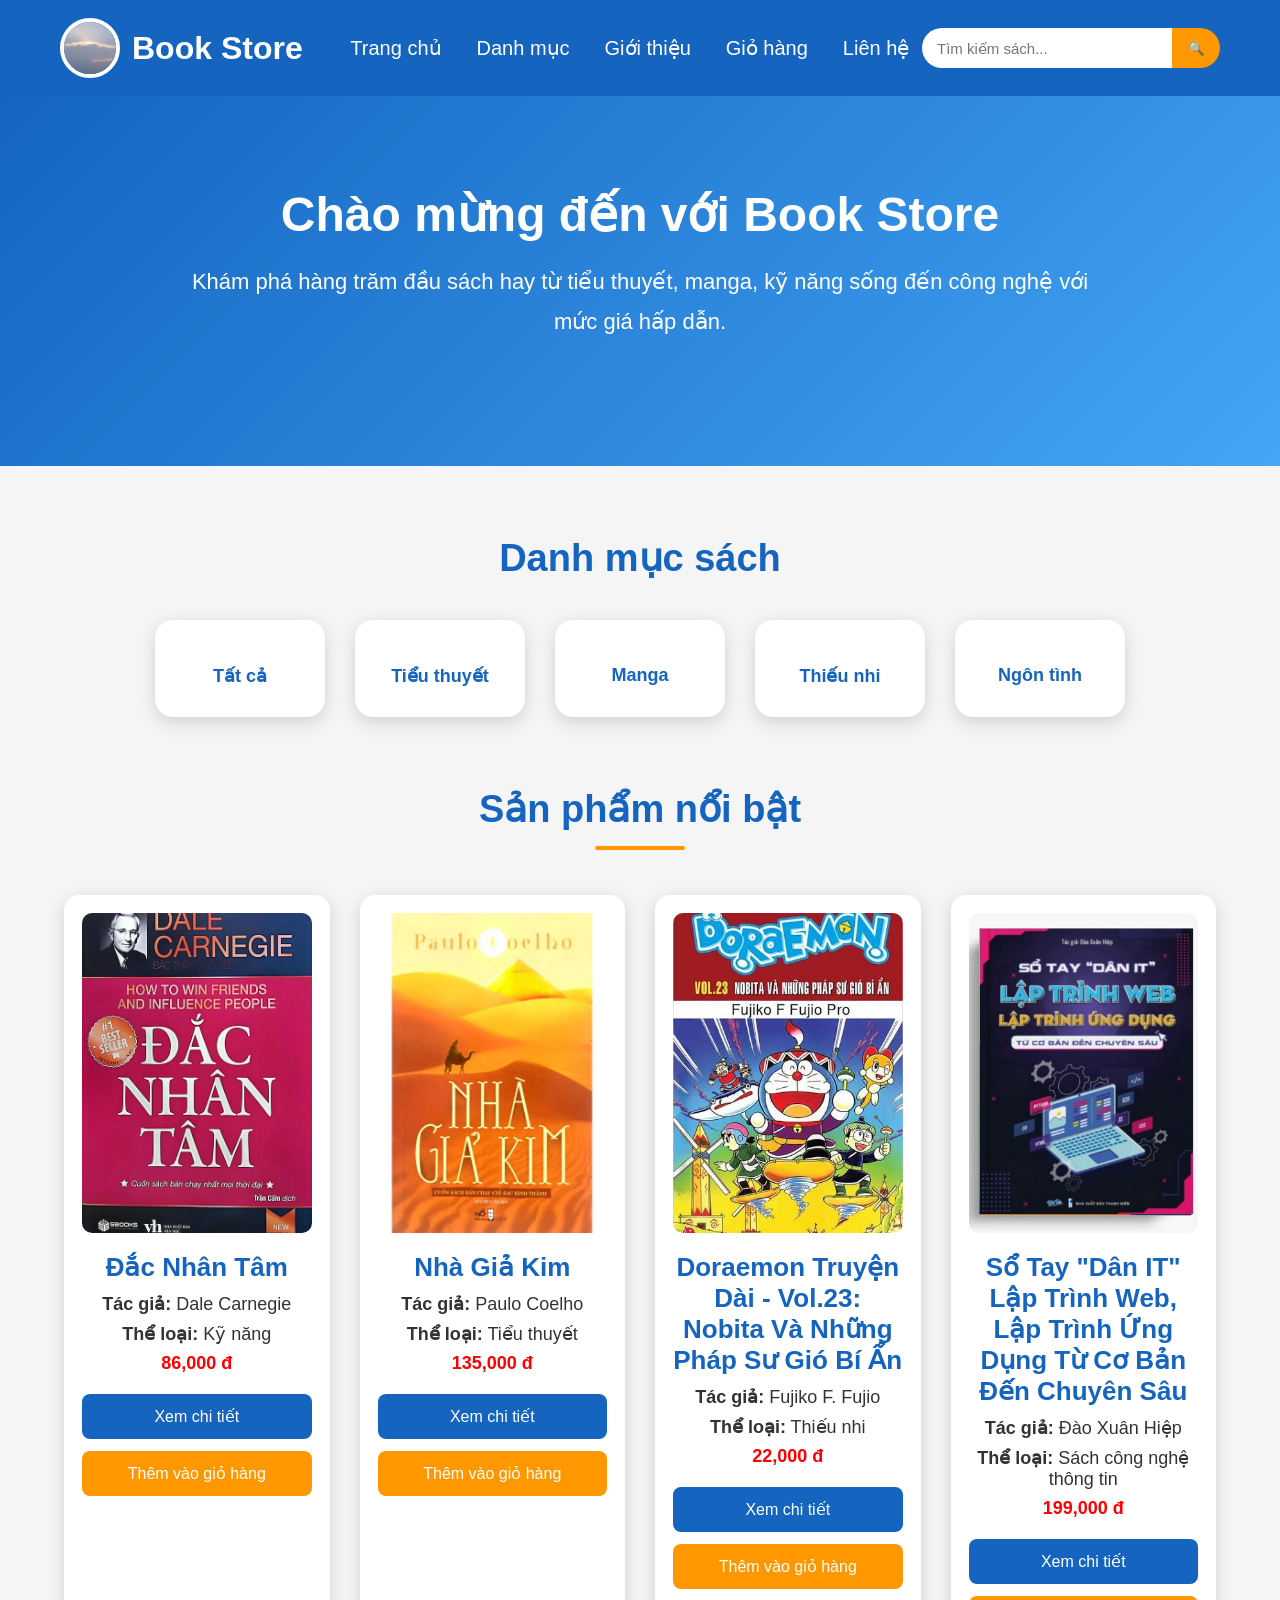
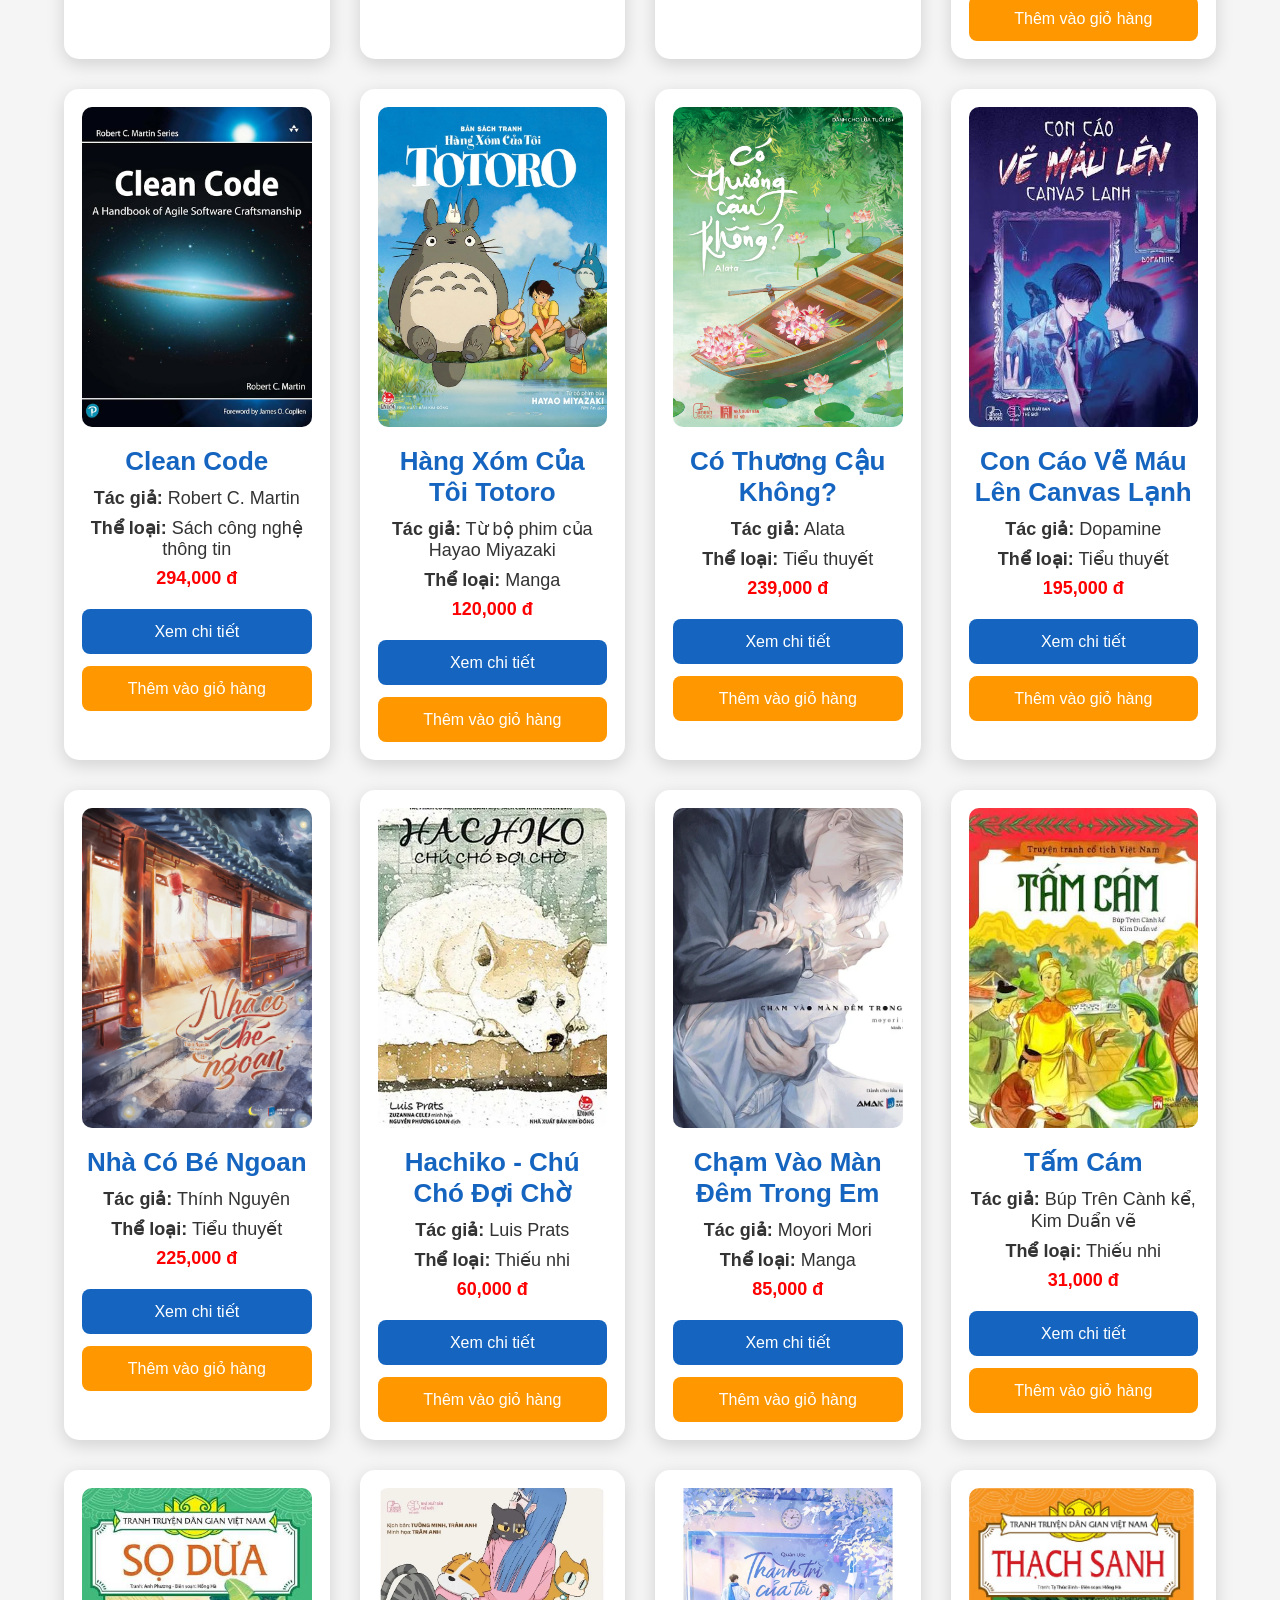
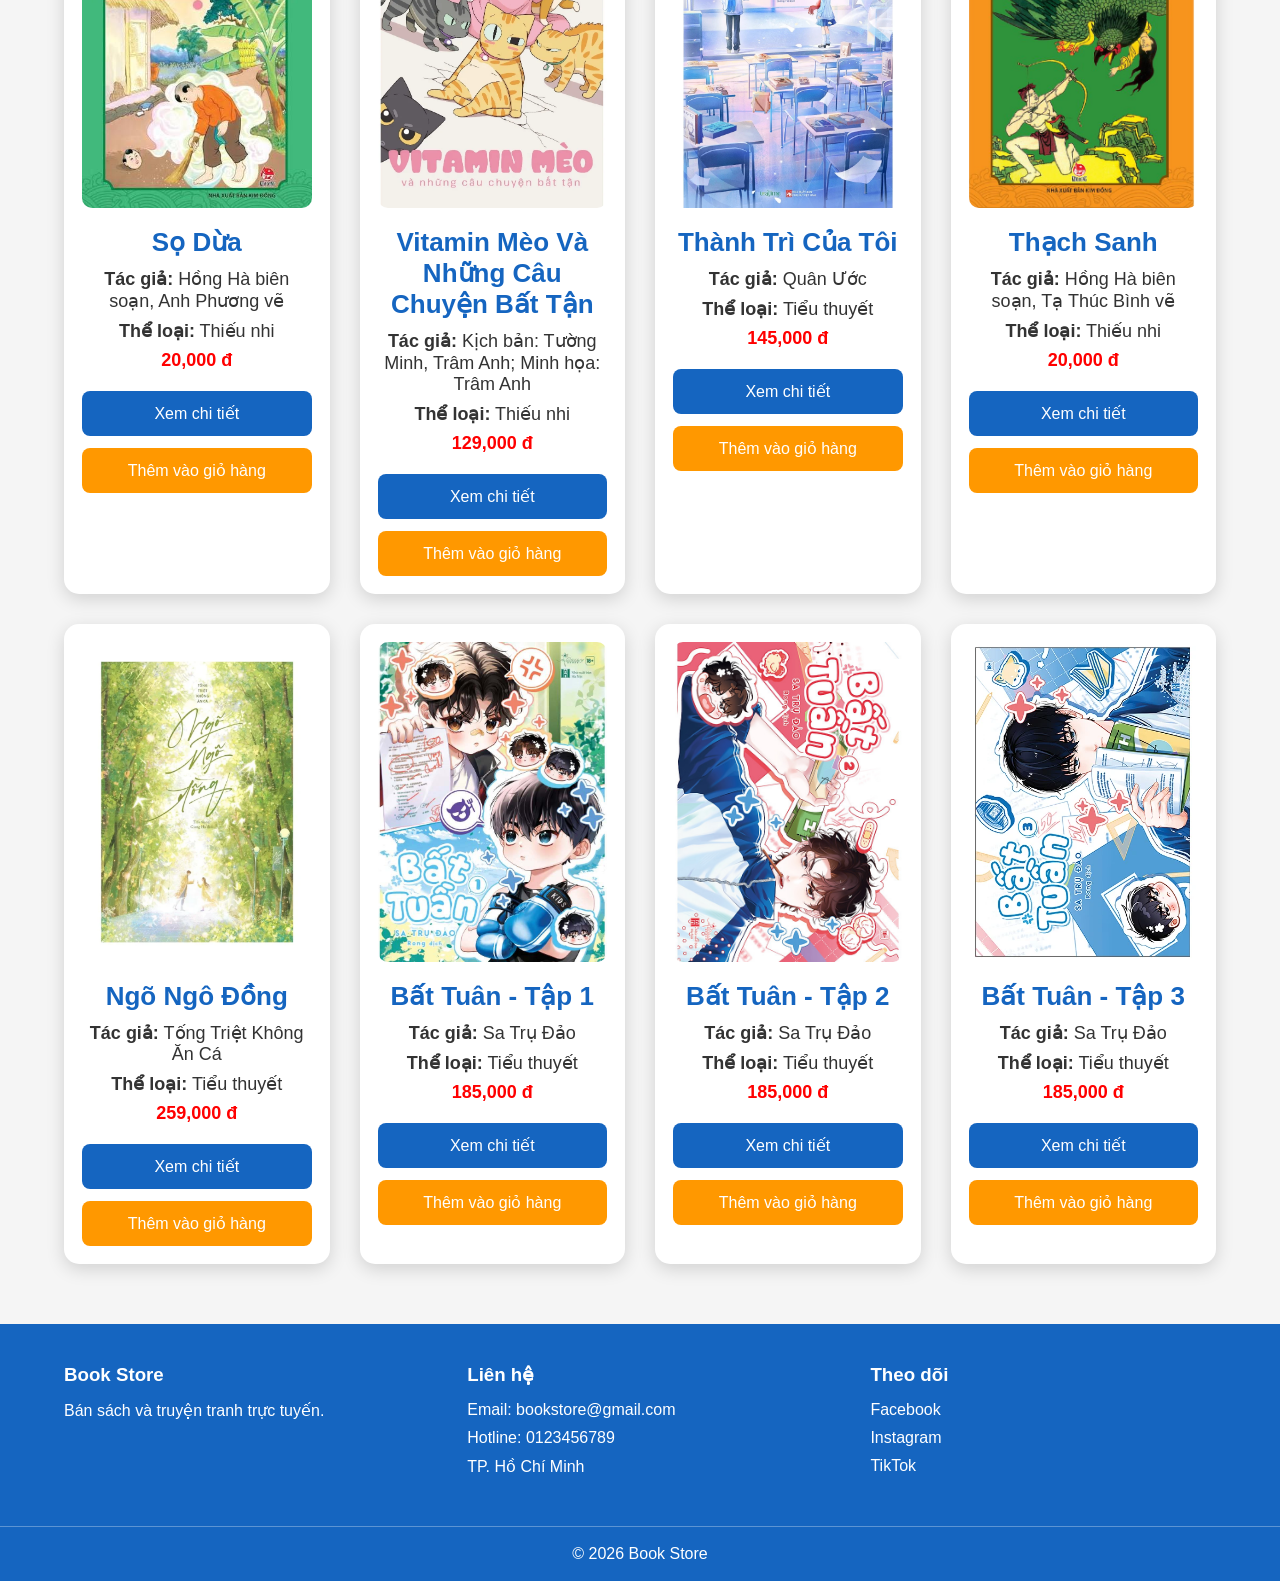
<file: index.html>
<!DOCTYPE html>
<html lang="vi">
  <head>
    <meta charset="UTF-8" />
    <meta name="viewport" content="width=device-width, initial-scale=1.0" />
    <title>Book Store</title>

    <link rel="stylesheet" href="css/style.css" />
  </head>

  <body>
    <!-- ================= HEADER ================= -->

    <header>
      <!-- Logo -->
      <div class="logo">
        <img src="images/logo.jpg" alt="Book Store" />
        <h1>Book Store</h1>
      </div>

      <!-- Menu -->
      <nav>
        <ul>
          <li><a href="index.html">Trang chủ</a></li>
          <li><a href="books.html">Danh mục</a></li>
          <li><a href="about.html">Giới thiệu</a></li>
          <li><a href="cart.html">Giỏ hàng</a></li>
          <li><a href="contact.html">Liên hệ</a></li>
        </ul>
      </nav>

      <!-- Tìm kiếm -->
      <div class="search">
        <input type="text" id="searchInput" placeholder="Tìm kiếm sách..." />
        <button onclick="searchBook()">🔍</button>
      </div>
    </header>

   <!-- ================= HERO ================= -->

<section class="hero">
    <div class="hero-content">
        <h2>Chào mừng đến với Book Store</h2>

        <p>
            Khám phá hàng trăm đầu sách hay từ tiểu thuyết,
            manga, kỹ năng sống đến công nghệ với mức giá hấp dẫn.
        </p>
    </div>
</section>
    
    <!-- ================= DANH MỤC ================= -->

    <section class="category">
      <h2>Danh mục sách</h2>

      <div class="category-list">
        <div class="category-item" onclick="filterCategory('Tất cả')">
          <p>Tất cả</p>
        </div>

        <div class="category-item" onclick="filterCategory('Tiểu thuyết')">
          <p>Tiểu thuyết</p>
        </div>

        <div class="category-item" onclick="filterCategory('Manga')">
          <p>Manga</p>
        </div>

        <div class="category-item" onclick="filterCategory('Thiếu nhi')">
          <p>Thiếu nhi</p>
        </div>

        <div class="category-item" onclick="filterCategory('Ngôn tình')">
          <p>Ngôn tình</p>
        </div>
      </div>
    </section>

    <!-- ================= SẢN PHẨM ================= -->

    <section class="products">
      <h2>Sản phẩm nổi bật</h2>

      <div class="product-list" id="product-list"></div>
    </section>

    <!-- ================= FOOTER ================= -->

    <footer>
      <div class="footer-container">
        <div class="footer-box">
          <h3>Book Store</h3>

          <p>Bán sách và truyện tranh trực tuyến.</p>
        </div>

        <div class="footer-box">
          <h3>Liên hệ</h3>
          <p>Email: bookstore@gmail.com</p>
          <p>Hotline: 0123456789</p>
          <p>TP. Hồ Chí Minh</p>
        </div>

        <div class="footer-box">
          <h3>Theo dõi</h3>
          <p>Facebook</p>
          <p>Instagram</p>
          <p>TikTok</p>
        </div>
      </div>

      <div class="footer-bottom">
        <p>© 2026 Book Store</p>
      </div>
    </footer>

    <!-- ================= NÚT LÊN ĐẦU ================= -->

    <button id="topBtn">↑</button>

    <!-- ================= JAVASCRIPT ================= -->

    <script src="js/data.js"></script>
    <script src="js/main.js"></script>
  </body>
</html>
</file>
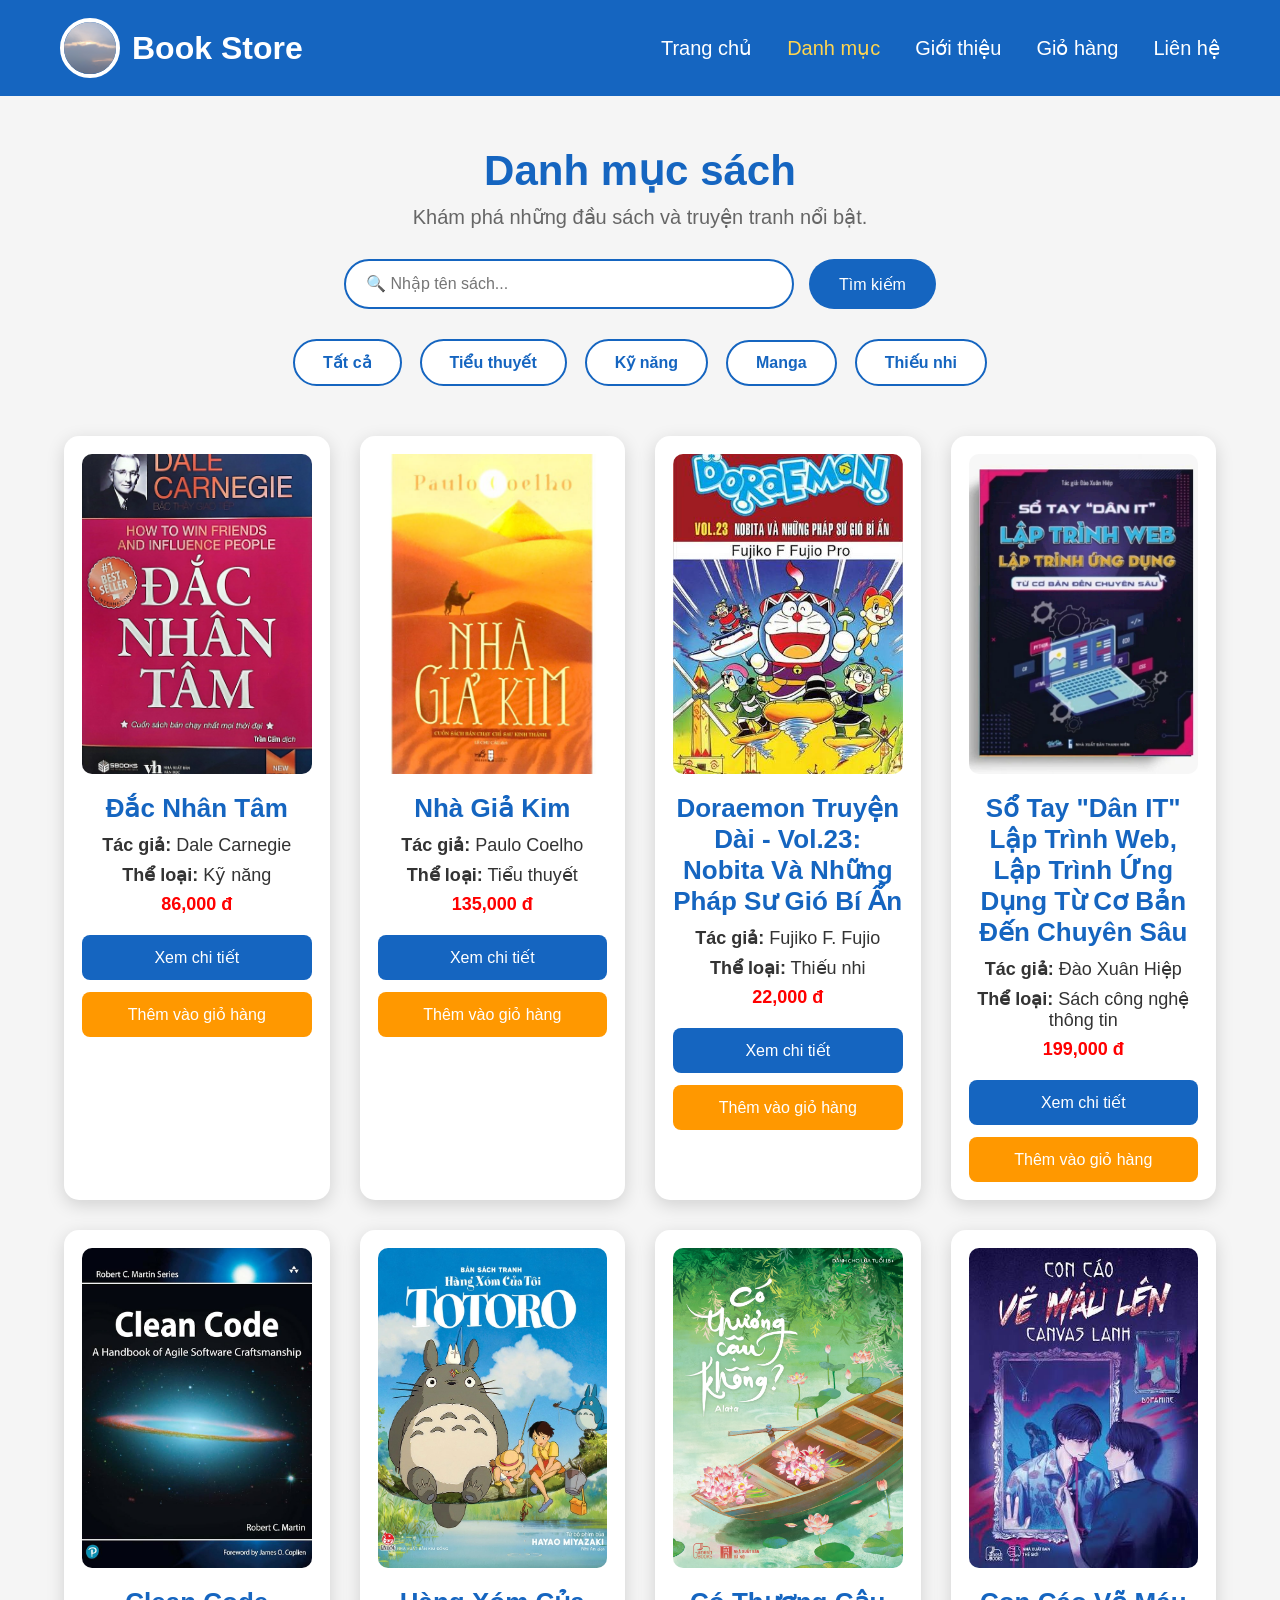
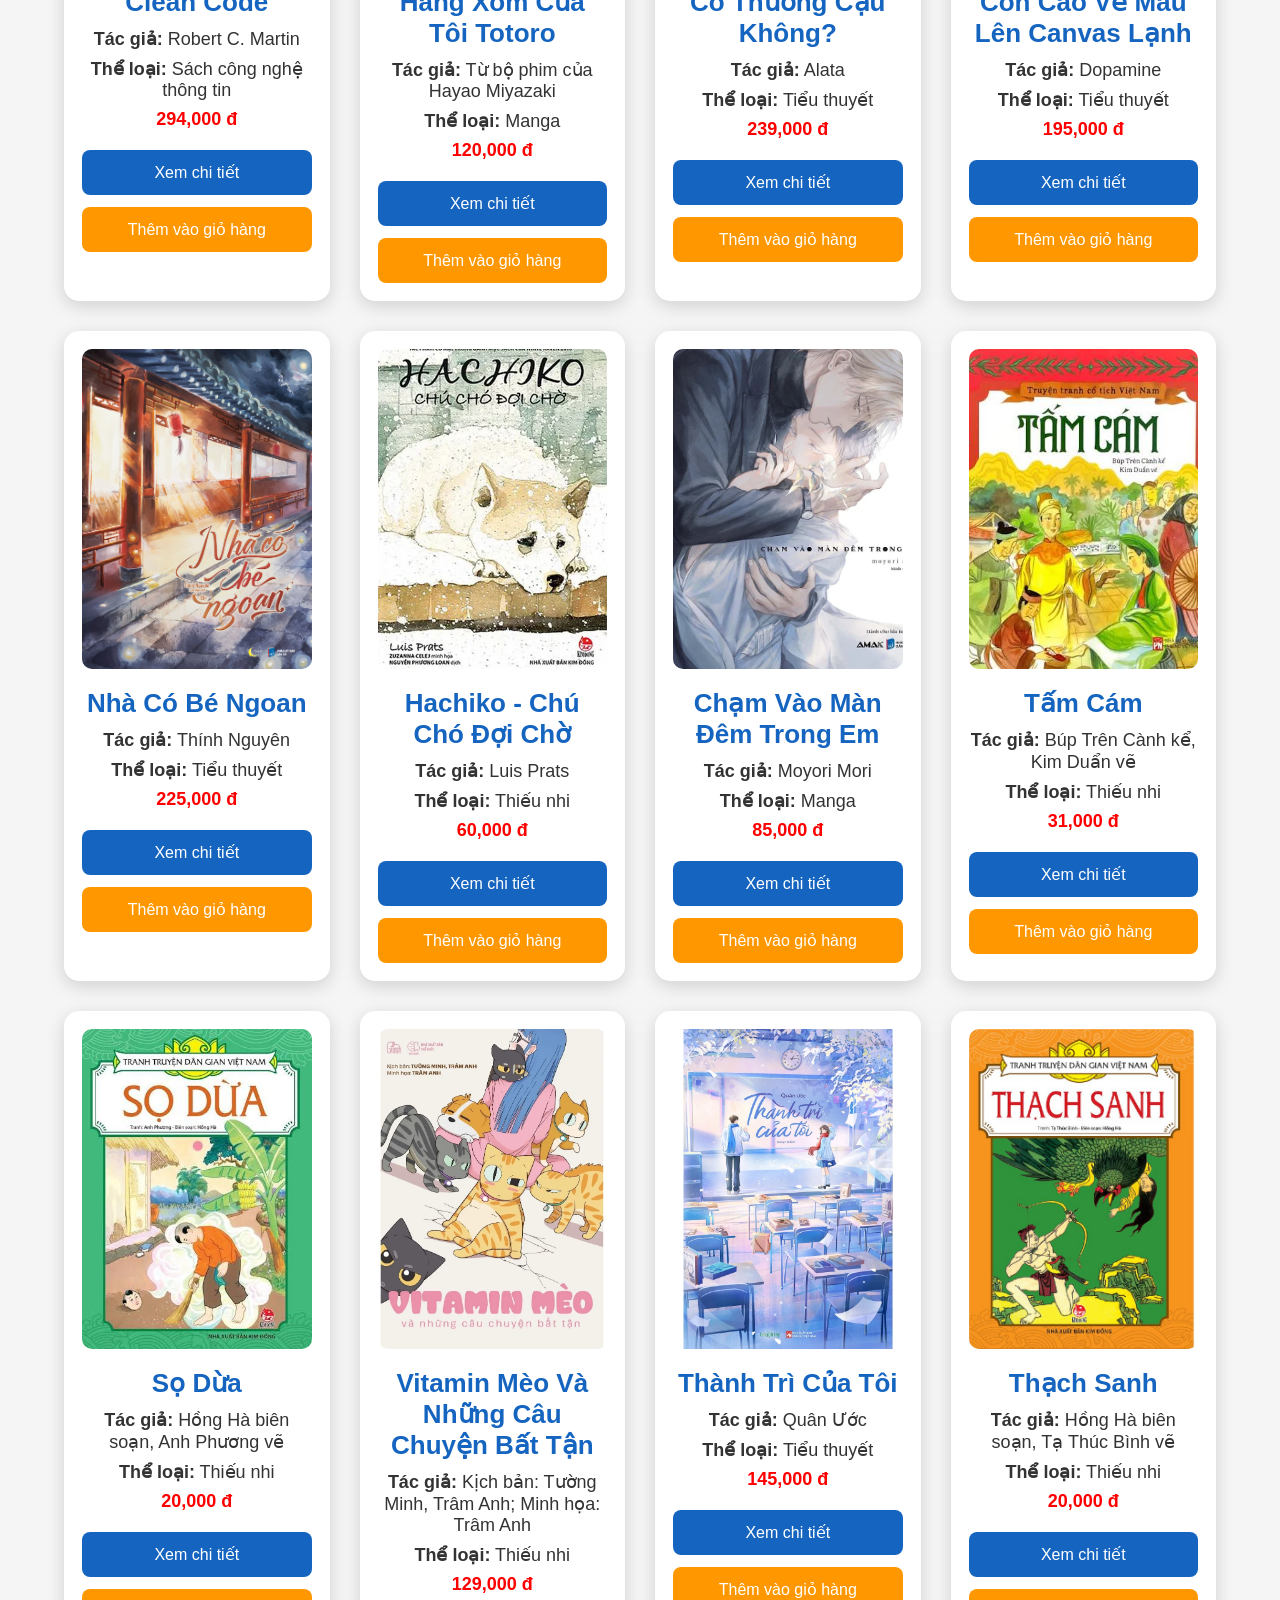
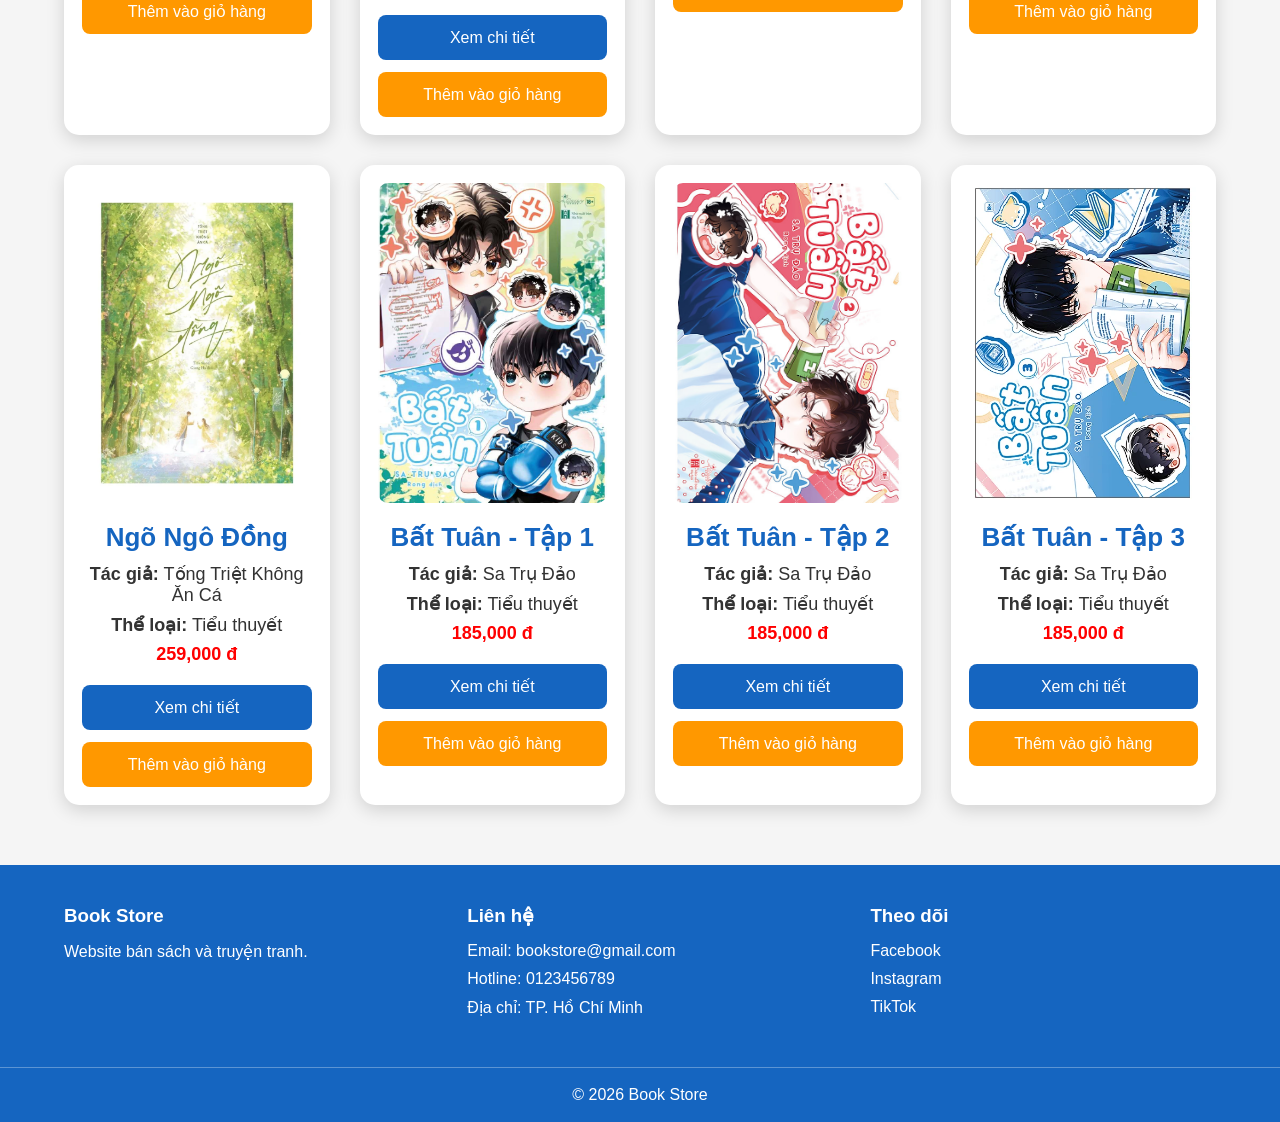
<file: books.html>
<!DOCTYPE html>
<html lang="vi">
  <head>
    <meta charset="UTF-8" />
    <meta name="viewport" content="width=device-width, initial-scale=1.0" />
    <title>Danh mục sách</title>

    <link rel="stylesheet" href="css/style.css" />
  </head>

  <body>
    <!-- Header -->
    <header>
      <div class="logo">
        <img src="images/logo.jpg" alt="Logo" />
        <h1>Book Store</h1>
      </div>

      <nav>
        <ul>
          <li><a href="index.html">Trang chủ</a></li>
          <li><a href="books.html" class="active">Danh mục</a></li>
          <li><a href="about.html">Giới thiệu</a></li>
          <li><a href="cart.html">Giỏ hàng</a></li>
          <li><a href="contact.html">Liên hệ</a></li>
        </ul>
      </nav>
    </header>

    <!-- Tiêu đề -->
    <section class="page-title">
      <h2>Danh mục sách</h2>

      <p>Khám phá những đầu sách và truyện tranh nổi bật.</p>
    </section>

    <!-- Công cụ tìm kiếm + lọc -->
    <section class="book-tools">
      <div class="book-search">
        <input type="text" id="searchInput" placeholder="🔍 Nhập tên sách..." />

        <button onclick="searchBook()">Tìm kiếm</button>
      </div>
      
      <div class="filter-buttons">
        <button onclick="filterCategory('Tất cả')">
          Tất cả
        </button>

        <button onclick="filterCategory('Tiểu thuyết')">
          Tiểu thuyết
        </button>

        <button onclick="filterCategory('Kỹ năng')">
          Kỹ năng
        </button>

        <button onclick="filterCategory('Manga')">
          Manga
        </button>


        <button onclick="filterCategory('Thiếu nhi')">
          Thiếu nhi
        </button>
      </div>
    </section>

    <!-- Danh sách sách -->
    <section class="products">
      <div class="product-list" id="product-list"></div>
    </section>

     <!-- FOOTER -->
    
    <footer>
      <div class="footer-container">
        <div class="footer-box">
          <h3>Book Store</h3>
          <p>Website bán sách và truyện tranh.</p>
        </div>

        <div class="footer-box">
          <h3>Liên hệ</h3>
          <p>Email: bookstore@gmail.com</p>
          <p>Hotline: 0123456789</p>
          <p>Địa chỉ: TP. Hồ Chí Minh</p>
        </div>

        <div class="footer-box">
          <h3>Theo dõi</h3>
          <p>Facebook</p>
          <p>Instagram</p>
          <p>TikTok</p>
        </div>
      </div>
      <div class="footer-bottom">
        <p>© 2026 Book Store</p>
      </div>
    </footer>

    <button id="topBtn">↑</button>

    <script src="js/data.js"></script>
    <script src="js/main.js"></script>
    
  </body>
</html>
</file>
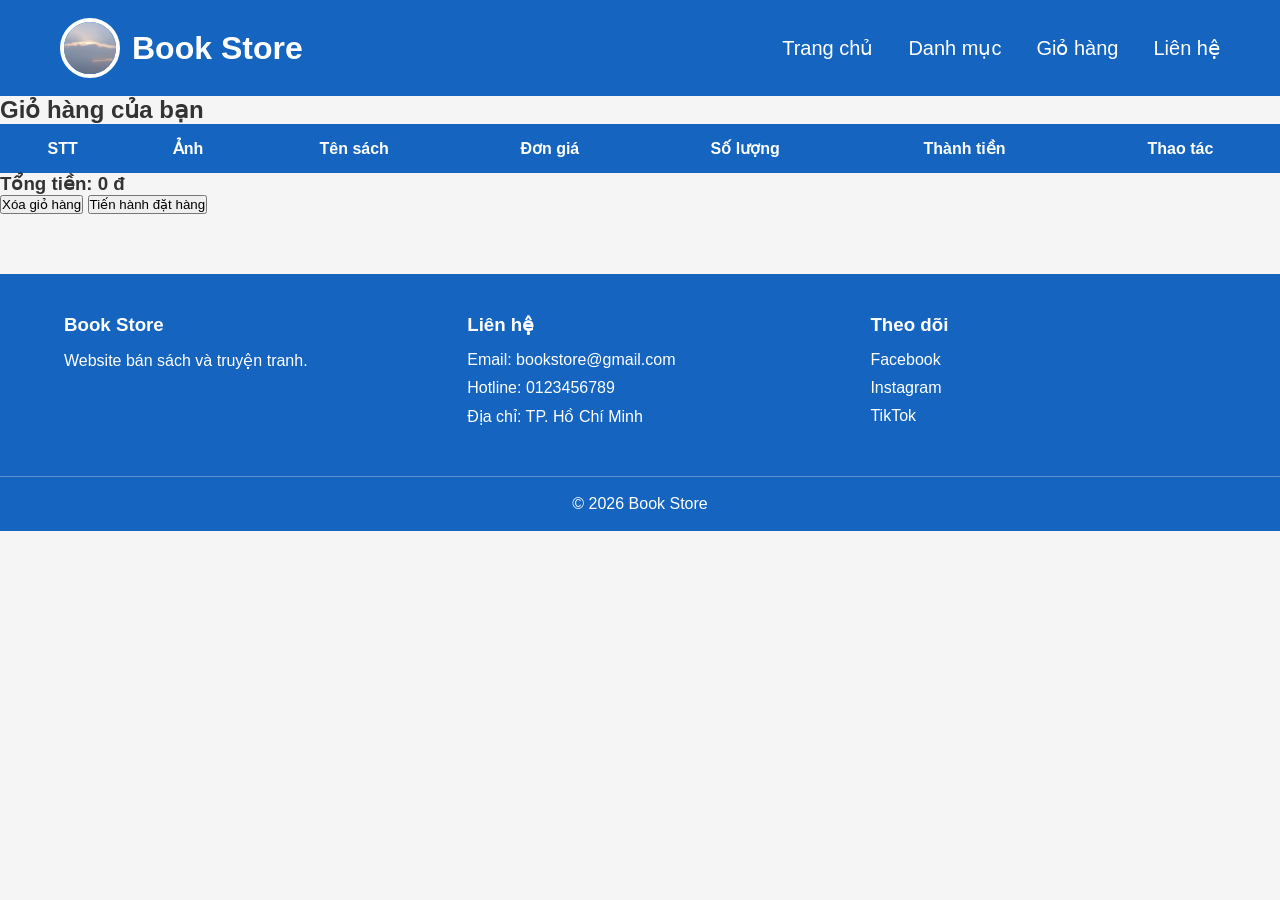
<file: cart.html>
<!DOCTYPE html>
<html lang="vi">
  <head>
    <meta charset="UTF-8" />
    <meta name="viewport" content="width=device-width, initial-scale=1.0" />
    <title>Giỏ hàng</title>

    <link rel="stylesheet" href="css/style.css" />
  </head>

  <body>
    <!-- HEADER -->

    <header>
      <div class="logo">
        <img src="images/logo.jpg" alt="Logo" />
        <h1>Book Store</h1>
      </div>
      
      <nav>
        <ul>
          <li><a href="index.html">Trang chủ</a></li>
          <li><a href="books.html">Danh mục</a></li>
          <li><a href="cart.html">Giỏ hàng</a></li>
          <li><a href="contact.html">Liên hệ</a></li>
        </ul>
      </nav>
    </header>

    <!-- TIÊU ĐỀ -->

    <section class="cart">
      <h2>Giỏ hàng của bạn</h2>

      <table>
        <thead>
          <tr>
            <th>STT</th><th>Ảnh</th>
            <th>Tên sách</th>
            <th>Đơn giá</th>
            <th>Số lượng</th>
            <th>Thành tiền</th>
            <th>Thao tác</th>
          </tr>
        </thead>
        
        <tbody id="cartTable"></tbody>
      </table>

      <div class="cart-total">
        <h3>
          Tổng tiền:
          
          <span id="total"> 0 đ </span>
        </h3>
      </div>

      <div class="cart-button">
        <button onclick="clearCart()">Xóa giỏ hàng</button>

        <a href="checkout.html">
          <button>Tiến hành đặt hàng</button>
        </a>
      </div>
    </section>

     <!-- FOOTER -->
    
    <footer>
      <div class="footer-container">
        <div class="footer-box">
          <h3>Book Store</h3>
          <p>Website bán sách và truyện tranh.</p>
        </div>

        <div class="footer-box">
          <h3>Liên hệ</h3>
          <p>Email: bookstore@gmail.com</p>
          <p>Hotline: 0123456789</p>
          <p>Địa chỉ: TP. Hồ Chí Minh</p>
        </div>

        <div class="footer-box">
          <h3>Theo dõi</h3>
          <p>Facebook</p>
          <p>Instagram</p>
          <p>TikTok</p>
        </div>
      </div>
      <div class="footer-bottom">
        <p>© 2026 Book Store</p>
      </div>
    </footer>

    <button id="topBtn">
      ↑
    </button>
    
    <script src="js/data.js"></script>
    <script src="js/main.js"></script>
  </body>
</html>
</file>
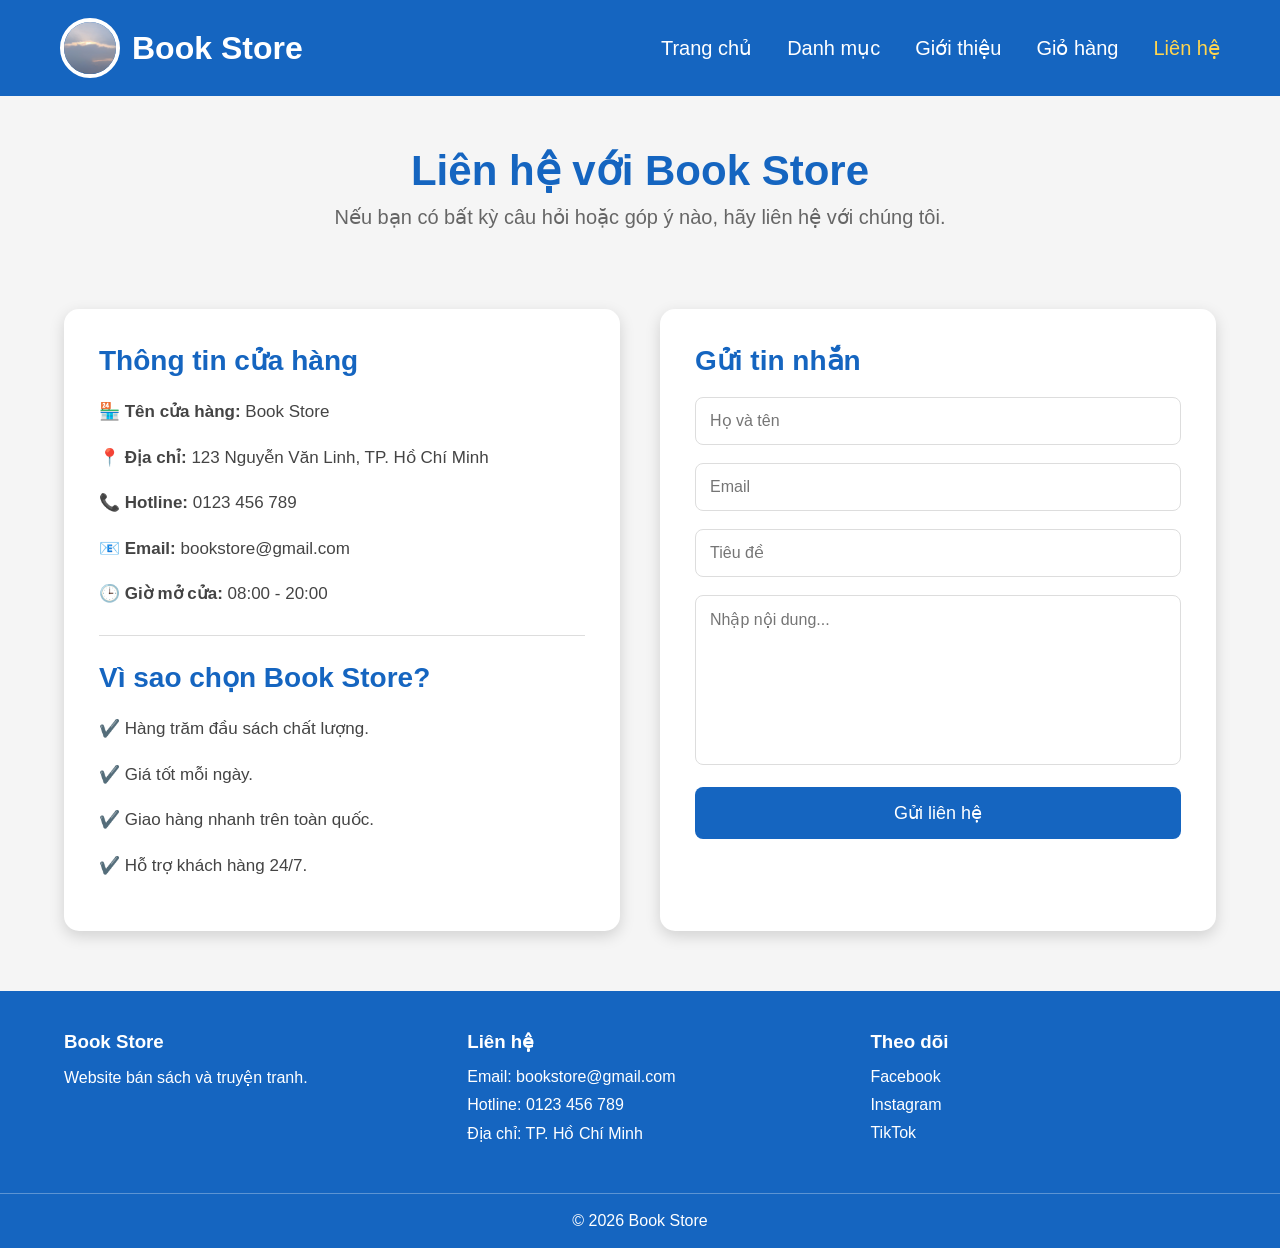
<file: contact.html>
<!DOCTYPE html>
<html lang="vi">
<head>
    <meta charset="UTF-8">
    <meta name="viewport" content="width=device-width, initial-scale=1.0">
    <title>Liên hệ - Book Store</title>

    <link rel="stylesheet" href="css/style.css">
</head>

<body>

    <!-- HEADER -->
    <header>

        <div class="logo">
            <img src="images/logo.jpg" alt="Logo">
            <h1>Book Store</h1>
        </div>

        <nav>
            <ul>
                <li><a href="index.html">Trang chủ</a></li>
                <li><a href="books.html">Danh mục</a></li>
                <li><a href="about.html">Giới thiệu</a></li>
                <li><a href="cart.html">Giỏ hàng</a></li>
                <li><a href="contact.html" class="active">Liên hệ</a></li>
            </ul>
        </nav>

    </header>

    <!-- TIÊU ĐỀ -->
    <section class="page-title">
        <h2>Liên hệ với Book Store</h2>
      
        <p>
            Nếu bạn có bất kỳ câu hỏi hoặc góp ý nào, hãy liên hệ với chúng tôi.
        </p>
    </section>

    <!-- NỘI DUNG -->

    <section class="contact-page">
        <div class="contact-container">

            <!-- THÔNG TIN -->
            <div class="contact-info">
                <h3>Thông tin cửa hàng</h3>

                <p><strong>🏪 Tên cửa hàng:</strong> Book Store</p>
                <p><strong>📍 Địa chỉ:</strong> 123 Nguyễn Văn Linh, TP. Hồ Chí Minh</p>
                <p><strong>📞 Hotline:</strong> 0123 456 789</p>
                <p><strong>📧 Email:</strong> bookstore@gmail.com</p>
                <p><strong>🕒 Giờ mở cửa:</strong> 08:00 - 20:00</p>

                <hr>

                <h3>Vì sao chọn Book Store?</h3>
                <p>✔️ Hàng trăm đầu sách chất lượng.</p>
                <p>✔️ Giá tốt mỗi ngày.</p>
                <p>✔️ Giao hàng nhanh trên toàn quốc.</p>
                <p>✔️ Hỗ trợ khách hàng 24/7.</p>

            </div>

            <!-- FORM -->

            <div class="contact-form">
                <h3>Gửi tin nhắn</h3>
                <form id="contactForm">

                    <input
                        type="text"
                        placeholder="Họ và tên"
                        required
                    >

                    <input
                        type="email"
                        placeholder="Email"
                        required
                    >

                    <input
                        type="text"
                        placeholder="Tiêu đề"
                        required
                    >

                    <textarea
                        placeholder="Nhập nội dung..."
                        required
                    ></textarea>

                    <button type="submit">
                        Gửi liên hệ
                    </button>
                  
                </form>
            </div>
        </div>
    </section>

    <!-- FOOTER -->

    <footer>
        <div class="footer-container">
          
            <div class="footer-box">
                <h3>Book Store</h3>
                <p>Website bán sách và truyện tranh.</p>
            </div>

            <div class="footer-box">
                <h3>Liên hệ</h3>
                <p>Email: bookstore@gmail.com</p>
                <p>Hotline: 0123 456 789</p>
                <p>Địa chỉ: TP. Hồ Chí Minh</p>
            </div>

            <div class="footer-box">
                <h3>Theo dõi</h3>
                <p>Facebook</p>
                <p>Instagram</p>
                <p>TikTok</p>
            </div>

        </div>

        <div class="footer-bottom">
            <p>© 2026 Book Store</p>
        </div>
    </footer>

    <!-- NÚT LÊN ĐẦU -->
    <button id="topBtn">↑</button>

    <script src="js/main.js"></script>

</body>
</html>
</file>
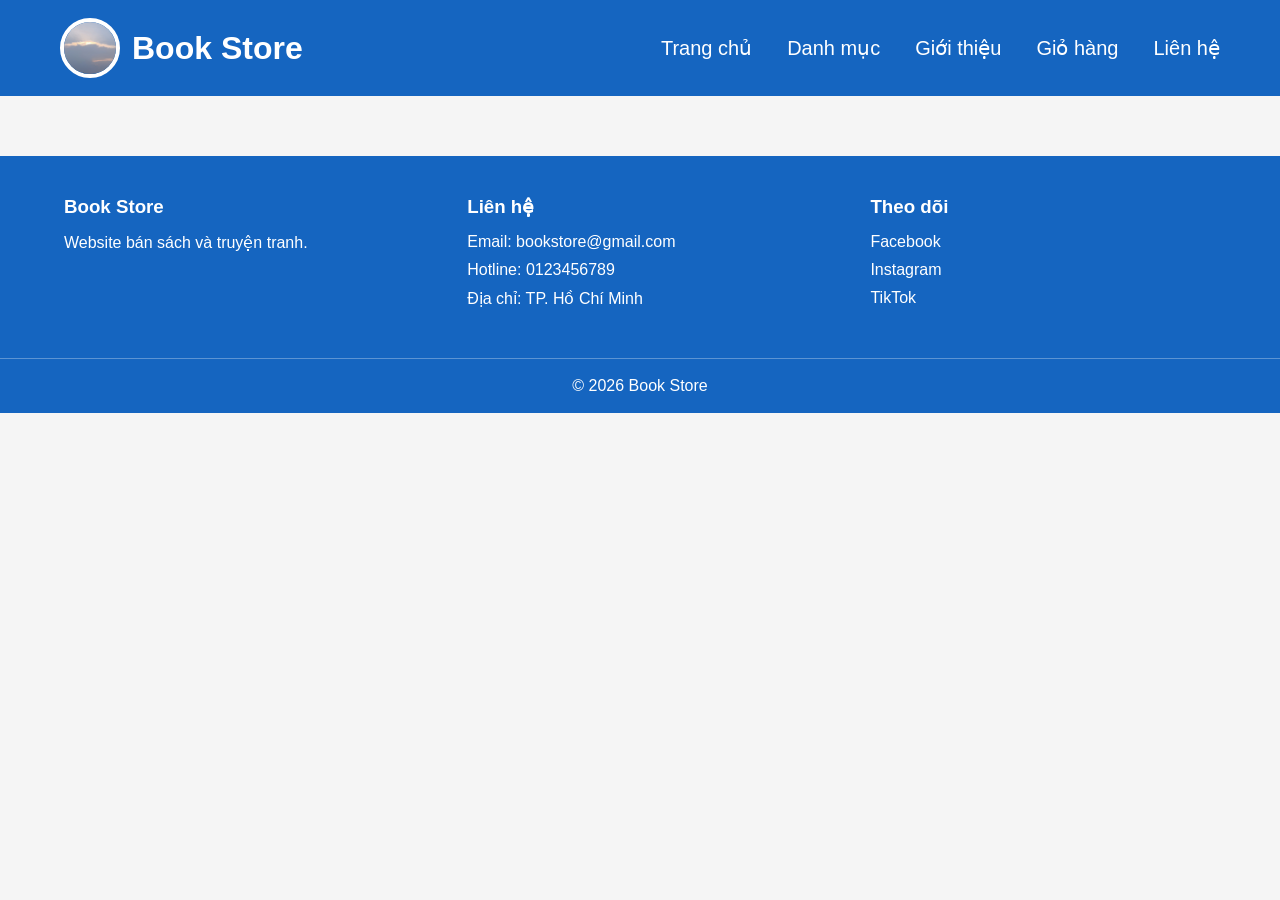
<file: detail.html>
<!DOCTYPE html>
<html lang="vi">
  <head>
    <meta charset="UTF-8" />
    <meta name="viewport" content="width=device-width, initial-scale=1.0" />
    
    <title>Chi tiết sách</title>

    <link rel="stylesheet" href="css/style.css" />
  </head>

  <body>
    <header>
      <div class="logo">
        <img src="images/logo.jpg" alt="Logo" />
        <h1>Book Store</h1>
      </div>
      
      <nav>
        <ul>
          <li><a href="index.html">Trang chủ</a></li>
          <li><a href="books.html">Danh mục</a></li>
          <li><a href="about.html">Giới thiệu</a></li>
          <li><a href="cart.html">Giỏ hàng</a></li>
          <li><a href="contact.html">Liên hệ</a></li>
        </ul>
      </nav>
    </header>

    <section class="detail">
      <div id="book-detail"></div>
    </section>

 <!-- FOOTER -->
    
    <footer>
      <div class="footer-container">
        <div class="footer-box">
          <h3>Book Store</h3>
          <p>Website bán sách và truyện tranh.</p>
        </div>

        <div class="footer-box">
          <h3>Liên hệ</h3>
          <p>Email: bookstore@gmail.com</p>
          <p>Hotline: 0123456789</p>
          <p>Địa chỉ: TP. Hồ Chí Minh</p>
        </div>

        <div class="footer-box">
          <h3>Theo dõi</h3>
          <p>Facebook</p>
          <p>Instagram</p>
          <p>TikTok</p>
        </div>
      </div>
      <div class="footer-bottom">
        <p>© 2026 Book Store</p>
      </div>
    </footer>

 
    <button id="topBtn">
      ↑
    </button>
    
    <script src="js/data.js"></script>
    <script src="js/main.js"></script>

  </body>
</html>
</file>
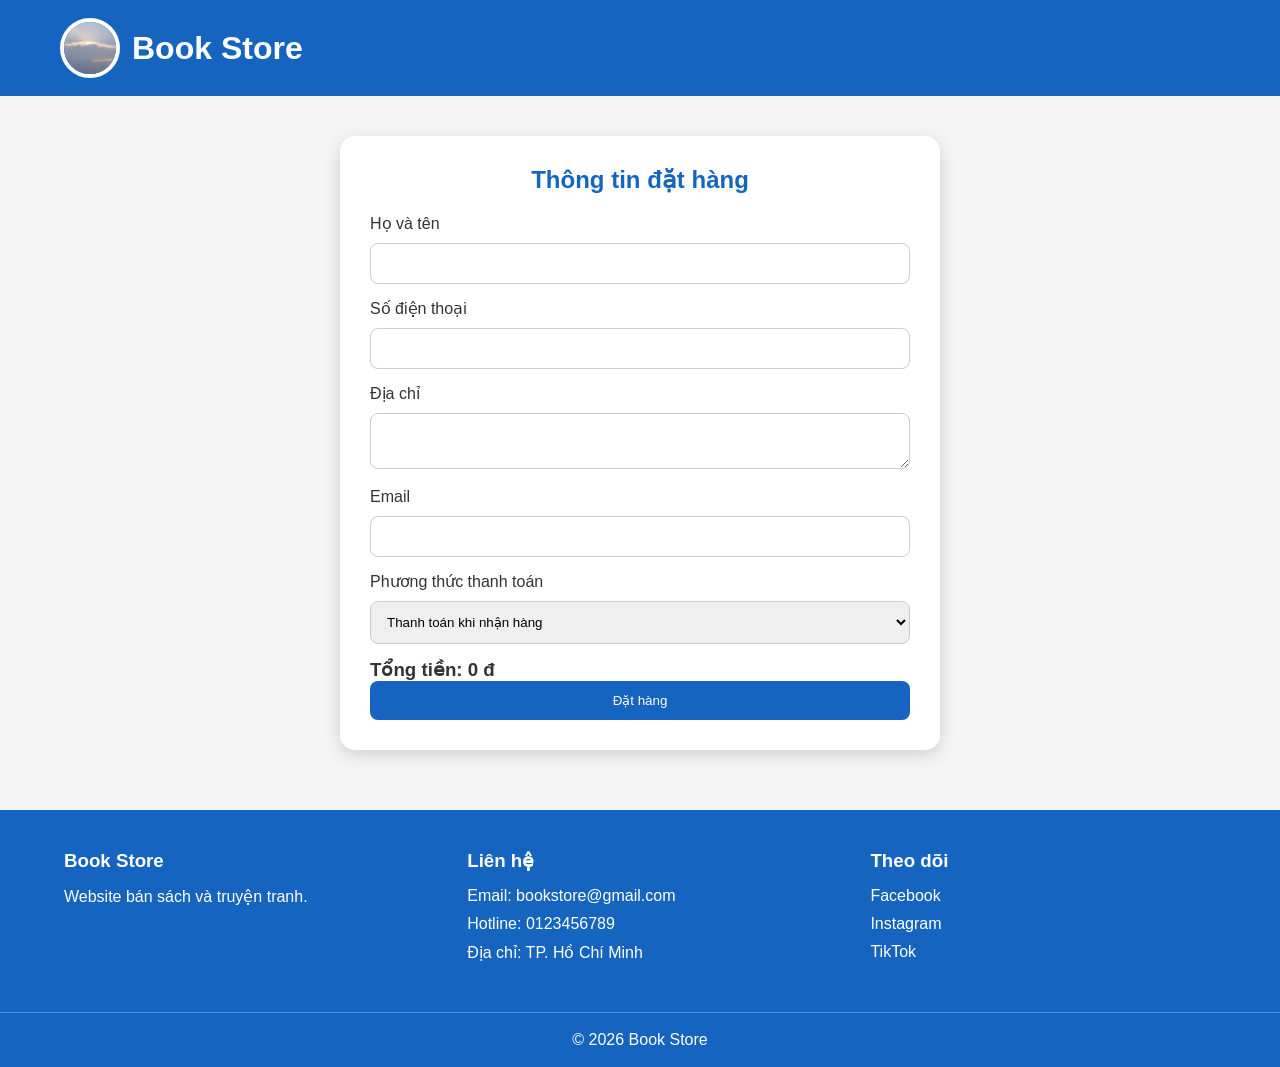
<file: order.html>
<!DOCTYPE html>
<html lang="vi">
  <head>
    <meta charset="UTF-8" />
    <meta name="viewport" content="width=device-width, initial-scale=1.0" />
    <title>Đặt hàng</title>

    <link rel="stylesheet" href="css/style.css" />
  </head>

  <body>
    <header>
      <div class="logo">
        <img src="images/logo.jpg" alt="Logo" />

        <h1>Book Store</h1>
      </div>
    </header>

    <section class="order">
      <h2>Thông tin đặt hàng</h2>

      <form id="orderForm">
        <label>Họ và tên</label>
        <input type="text" id="name" required />
        
        <label>Số điện thoại</label>
        <input type="tel" id="phone" required />

        <label>Địa chỉ</label>
        <textarea id="address" required></textarea>

        <label>Email</label>
        <input type="email" id="email" required />

        <label>Phương thức thanh toán</label>
        <select id="payment">
          <option>Thanh toán khi nhận hàng</option>
          <option>Chuyển khoản</option>
          <option>Ví điện tử</option>
        </select>

        <h3>
          Tổng tiền:
          <span id="orderTotal"> 0 đ </span>
        </h3>

        <button type="submit">Đặt hàng</button>
      </form>
    </section>
    
 <!-- FOOTER -->
    
    <footer>
      <div class="footer-container">
        <div class="footer-box">
          <h3>Book Store</h3>
          <p>Website bán sách và truyện tranh.</p>
        </div>

        <div class="footer-box">
          <h3>Liên hệ</h3>
          <p>Email: bookstore@gmail.com</p>
          <p>Hotline: 0123456789</p>
          <p>Địa chỉ: TP. Hồ Chí Minh</p>
        </div>

        <div class="footer-box">
          <h3>Theo dõi</h3>
          <p>Facebook</p>
          <p>Instagram</p>
          <p>TikTok</p>
        </div>
      </div>
      <div class="footer-bottom">
        <p>© 2026 Book Store</p>
      </div>
    </footer>
    
    <button id="topBtn">
      ↑
    </button>
    
     <script src="js/main.js"></script>

  </body>
</html>
</file>
<file: css/style.css>
/*==========================
        RESET
==========================*/

*{
    margin:0;
    padding:0;
    box-sizing:border-box;
    font-family:Arial, Helvetica, sans-serif;
}
body{
    background:#f5f5f5;
    color:#333;
}
/*==========================
        HEADER
==========================*/

header{
    width:100%;
    background:#1565c0;
    display:flex;
    justify-content:space-between;
    align-items:center;
    padding:18px 60px;
    position:sticky;
    top:0;
    z-index:1000;
}
.logo{
    display:flex;
    align-items:center;
    gap:12px;
}
.logo img{
    width:60px;
    height:60px;
    border-radius:50%;
    border:4px solid white;
    object-fit:cover;
}
.logo h1{
    color:white;
    font-size:32px;
}
nav ul{
    display:flex;
    list-style:none;
}
nav li{
    margin-left:35px;
}
nav a{
    color:white;
    text-decoration:none;
    font-size:20px;
    transition:.3s;
}
nav a:hover,
nav a.active{
    color:#ffd54f;
}
/*==========================
        PAGE TITLE
==========================*/

.page-title{
    text-align:center;
    padding:50px 0 30px;
}
.page-title h2{
    font-size:42px;
    color:#1565c0;
    margin-bottom:10px;
}
.page-title p{
    font-size:20px;
    color:#666;
}
/*==========================
      SEARCH + FILTER
==========================*/

.book-tools{
    width:90%;
    margin:auto;
    margin-bottom:50px;
}
.book-search{
    display:flex;
    justify-content:center;
    align-items:center;
    gap:15px;
    margin-bottom:30px;
}
.book-search input{
    width:450px;
    height:50px;
    border:2px solid #1565c0;
    border-radius:30px;
    padding:0 20px;
    outline:none;
    font-size:16px;
}
.book-search button{
    height:50px;
    padding:0 30px;
    border:none;
    border-radius:30px;
    background:#1565c0;
    color:white;
    cursor:pointer;
    font-size:16px;
    transition:.3s;
}
.book-search button:hover{
    background:#0d47a1;
}
.filter-buttons{
    display:flex;
    justify-content:center;
    align-items:center;
    gap:18px;
    flex-wrap:wrap;
}
.filter-buttons button{
    padding:12px 28px;
    border:2px solid #1565c0;
    border-radius:30px;
    background:white;
    color:#1565c0;
    font-weight:bold;
    cursor:pointer;
    transition:.3s;
    font-size:16px;
}
.filter-buttons button:hover{
    background:#1565c0;
    color:white;
    transform:translateY(-3px);
}
/*==========================
        PRODUCTS
==========================*/

.products{
    width:90%;
    max-width:1300px;
    margin:40px auto;
}
.product-list{
    display:grid;
    grid-template-columns:repeat(4,1fr);
    gap:30px;
}
.product{
    background:white;
    border-radius:15px;
    overflow:hidden;
    box-shadow:0 5px 18px rgba(0,0,0,.15);
    transition:.3s;
    text-align:center;
    padding:18px;
}
.product:hover{
    transform:translateY(-8px);
    box-shadow:0 10px 25px rgba(0,0,0,.2);
}
.product img{
    width:100%;
    height:320px;
    object-fit:cover;
    border-radius:10px;
}
.product h3{
    margin:15px 0 10px;
    color:#1565c0;
    font-size:26px;
}
.product p{
    margin:8px 0;
    font-size:18px;
}
.price{
    color:red;
    font-size:32px;
    font-weight:bold;
    margin:15px 0;
}
.detail-btn,
.cart-btn{
    width:100%;
    height:45px;
    border:none;
    border-radius:8px;
    cursor:pointer;
    color:white;
    font-size:16px;
    margin-top:12px;
    transition:.3s;
}
.detail-btn{
    background:#1565c0;
}
.detail-btn:hover{
    background:#0d47a1;
}
.cart-btn{
    background:#ff9800;
}
.cart-btn:hover{
    background:#ef6c00;
}
/*==========================
        DETAIL
==========================*/

.detail{
    width:90%;
    margin:50px auto;
}
.detail-box{
    display:flex;
    gap:40px;
    background:white;
    padding:30px;
    border-radius:15px;
    box-shadow:0 5px 18px rgba(0,0,0,.15);
}
.detail-box img{
    width:320px;
    border-radius:10px;
}
.detail-info{
    flex:1;
}
.detail-info h2{
    color:#1565c0;
    margin-bottom:20px;
}
.detail-info p{
    margin:12px 0;
    line-height:1.8;
}
.detail-price{
    color:red;
    font-size:34px;
    font-weight:bold;
}
/*==========================
        CART
==========================*/

table{
    width:100%;
    border-collapse:collapse;
    background:white;
}
table th{
    background:#1565c0;
    color:white;
    padding:15px;
}
table td{
    border:1px solid #ddd;
    text-align:center;
    padding:10px;
}
table img{
    width:70px;
}
table button{
    padding:6px 12px;
    border:none;
    border-radius:5px;
    cursor:pointer;
}
/*==========================
     CHECKOUT + ORDER
==========================*/

.checkout,
.order{
    width:600px;
    background:white;
    margin:40px auto;
    padding:30px;
    border-radius:15px;
    box-shadow:0 5px 18px rgba(0,0,0,.15);
}
.checkout h2,
.order h2{
    text-align:center;
    color:#1565c0;
    margin-bottom:20px;
}
.checkout input,
.checkout textarea,
.checkout select,
.order input,
.order textarea,
.order select{
    width:100%;
    padding:12px;
    margin-top:10px;
    margin-bottom:15px;
    border:1px solid #ccc;
    border-radius:8px;
}
.checkout button,
.order button{
    width:100%;
    padding:12px;
    border:none;
    border-radius:8px;
    background:#1565c0;
    color:white;
    cursor:pointer;
}
.checkout button:hover,
.order button:hover{
    background:#0d47a1;
}
/*==========================
        ABOUT
==========================*/

.about{
    width:90%;
    max-width:1000px;
    background:white;
    margin:40px auto;
    padding:30px;
    border-radius:15px;
    box-shadow:0 5px 18px rgba(0,0,0,.15);
}
.about h2{
    text-align:center;
    color:#1565c0;
    margin-bottom:20px;
}
.about h3{
    margin-top:20px;
    color:#1565c0;
}
.about-image{
    display:block;
    width:100%;
    max-width:500px;
    margin:20px auto;
    border-radius:10px;
}
/*==========================
        FOOTER
==========================*/

footer{
    background:#1565c0;
    color:white;
    margin-top:60px;
}
.footer-container{
    width:90%;
    margin:auto;
    display:flex;
    justify-content:space-between;
    padding:40px 0;
}
.footer-box{
    width:30%;
}
.footer-box h3{
    margin-bottom:15px;
}
.footer-box p{
    margin:10px 0;
}
.footer-bottom{
    border-top:1px solid rgba(255,255,255,.3);
    text-align:center;
    padding:18px;
}
/*==========================
      BACK TO TOP
==========================*/

#topBtn{
    position:fixed;
    bottom:25px;
    right:25px;
    width:50px;
    height:50px;
    border:none;
    border-radius:50%;
    background:#ff9800;
    color:white;
    font-size:20px;
    cursor:pointer;
    display:none;
}
button{
    transition:.3s;
}
button:hover{
    transform:scale(1.05);
}
/*==========================
      RESPONSIVE
==========================*/

@media(max-width:992px){
        
.product-list{
    grid-template-columns:repeat(2,1fr);
}
.detail-box{
    flex-direction:column;
}
.footer-container{
    flex-direction:column;
}
.footer-box{
    width:100%;
    margin-bottom:20px;
}
}

@media(max-width:768px){

header{
    flex-direction:column;
}
nav ul{
    flex-direction:column;
    align-items:center;
    margin-top:15px;
}
.book-search{
    flex-direction:column;
}
.book-search input{
    width:100%;
}
.product-list{
    grid-template-columns:1fr;
}
.checkout,
.order{
    width:90%;
}
}
/*==========================
        CONTACT PAGE
===========================*/

.contact-page{
    width:90%;
    max-width:1200px;
    margin:50px auto;
}
.contact-container{
    display:flex;
    justify-content:space-between;
    gap:40px;
    flex-wrap:wrap;
}
.contact-info,
.contact-form{
    flex:1;
    min-width:350px;
    background:#fff;
    padding:35px;
    border-radius:15px;
    box-shadow:0 5px 15px rgba(0,0,0,.15);
}
.contact-info h3,
.contact-form h3{
    color:#1565c0;
    margin-bottom:20px;
    font-size:28px;
}
.contact-info p{
    margin:15px 0;
    line-height:1.8;
    color:#444;
    font-size:17px;
}
.contact-info hr{
    margin:25px 0;
    border:none;
    border-top:1px solid #ddd;
}
.contact-form input,
.contact-form textarea{
    width:100%;
    padding:14px;
    margin-bottom:18px;
    border:1px solid #ddd;
    border-radius:8px;
    font-size:16px;
    outline:none;
}
.contact-form input:focus,
.contact-form textarea:focus{
    border-color:#1565c0;
}
.contact-form textarea{
    height:170px;
    resize:none;
}
.contact-form button{
    width:100%;
    padding:15px;
    border:none;
    border-radius:8px;
    background:#1565c0;
    color:#fff;
    font-size:18px;
    cursor:pointer;
    transition:.3s;
}
.contact-form button:hover{
    background:#0d47a1;
}
/*==========================
        HOME PAGE
==========================*/

/*==========================
        SEARCH
==========================*/

.search{
    display:flex;
    align-items:center;
}
.search input{
    width:250px;
    height:40px;
    padding:0 15px;
    border:none;
    outline:none;
    border-radius:25px 0 0 25px;
    font-size:15px;
}
.search input:focus{
    box-shadow:0 0 8px rgba(255,255,255,.8);
}
.search button{
    width:48px;
    height:40px;
    border:none;
    cursor:pointer;
    background:#ff9800;
    color:#fff;
    border-radius:0 25px 25px 0;
    transition:.3s;
}
.search button:hover{
    background:#ef6c00;
}
/*==========================
            HERO
==========================*/

.hero{
    width:100%;
    background:linear-gradient(135deg,#1565c0,#42a5f5);
    color:#fff;
    text-align:center;
    padding:90px 20px;
}
.hero-content{
    max-width:900px;
    margin:auto;
}
.hero h2{
    font-size:48px;
    margin-bottom:20px;
}
.hero p{
    font-size:22px;
    line-height:1.8;
    margin-bottom:35px;
}
.hero-btn{
    display:flex;
    justify-content:center;
    gap:20px;
    flex-wrap:wrap;
}
.hero-btn a{
    text-decoration:none;
    padding:15px 35px;
    border-radius:35px;
    font-size:18px;
    font-weight:bold;
    transition:.3s;
}
.btn-primary{
    background:#ff9800;
    color:#fff;
}
.btn-primary:hover{
    background:#ef6c00;
    transform:translateY(-3px);
}
.btn-secondary{
    background:#fff;
    color:#1565c0;
}
.btn-secondary:hover{
    background:#f5f5f5;
    transform:translateY(-3px);
}
/*==========================
        CATEGORY
==========================*/

.category{
    width:90%;
    max-width:1200px;
    margin:70px auto;
    text-align:center;
}
.category h2{
    color:#1565c0;
    font-size:38px;
    margin-bottom:40px;
}
.category-list{
    display:flex;
    justify-content:center;
    flex-wrap:wrap;
    gap:30px;
}
.category-item{
    width:170px;
    background:#fff;
    border-radius:18px;
    padding:30px 20px;
    cursor:pointer;
    box-shadow:0 5px 18px rgba(0,0,0,.15);
    transition:.3s;
    font-size:45px;
}
.category-item p{
    margin-top:15px;
    color:#1565c0;
    font-size:18px;
    font-weight:bold;
}
.category-item:hover{
    background:#1565c0;
    color:#fff;
    transform:translateY(-8px);
}
.category-item:hover p{
    color:#fff;
}
/*==========================
        PRODUCT TITLE
==========================*/

.products h2{
    text-align:center;
    color:#1565c0;
    font-size:38px;
    margin-bottom:45px;
    position:relative;
}
.products h2::after{
    content:"";
    width:90px;
    height:4px;
    background:#ff9800;
    display:block;
    margin:15px auto 0;
    border-radius:10px;
}
</file>
